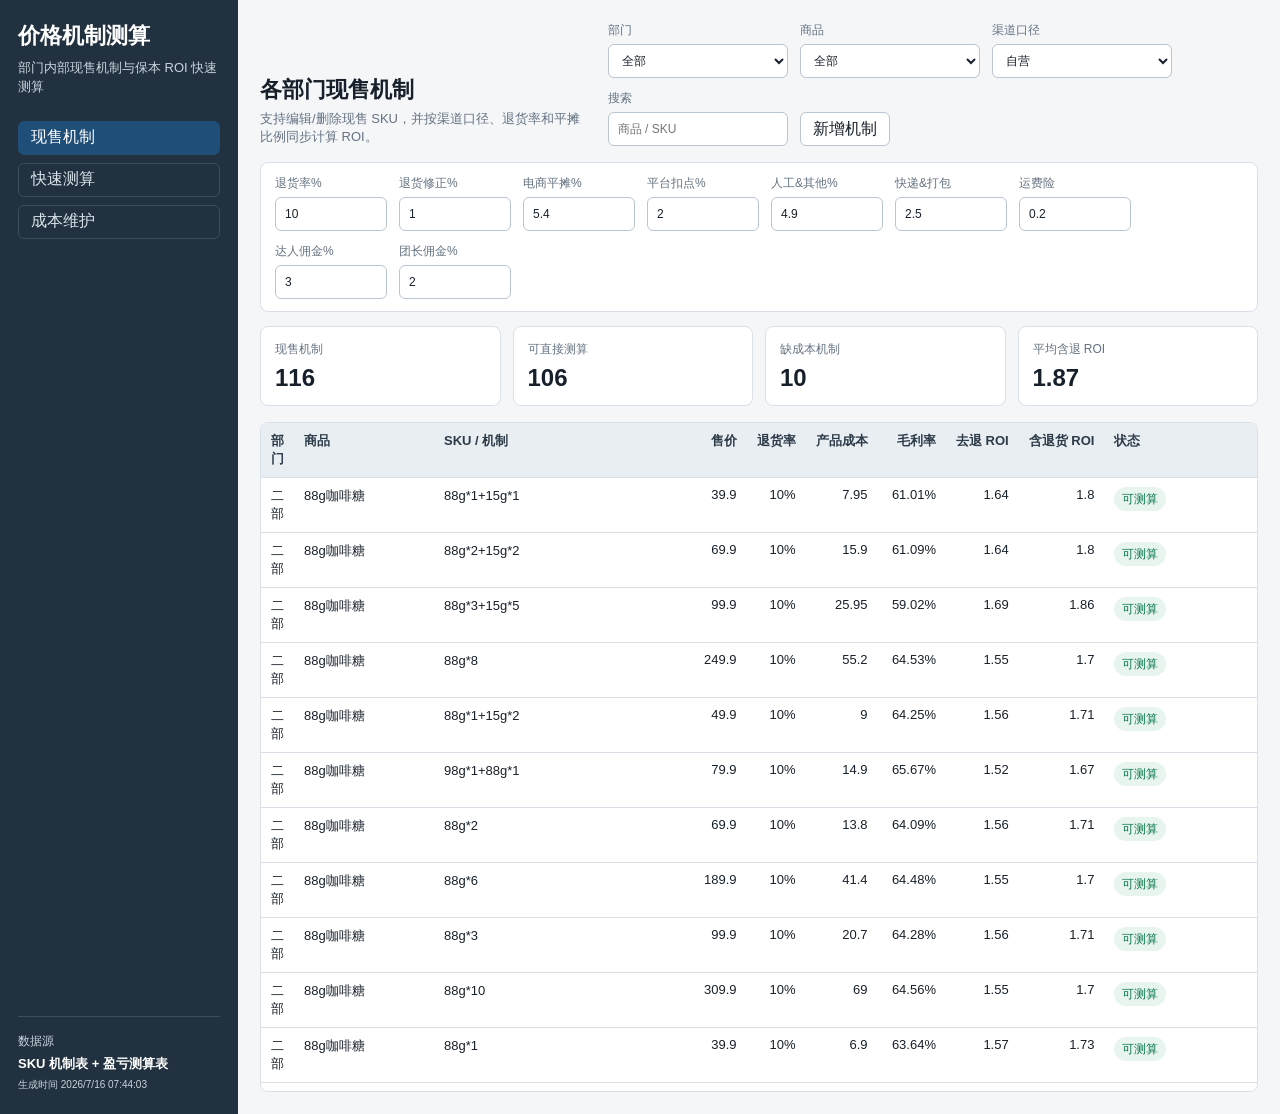
<file: docs/index.html>
<!doctype html>
<html lang="zh-CN">
  <head>
    <meta charset="UTF-8" />
    <meta name="viewport" content="width=device-width, initial-scale=1.0" />
    <title>部门价格机制 ROI 测算系统</title>
    <link rel="stylesheet" href="./public/styles.css" />
  </head>
  <body>
    <div class="app-shell">
      <aside class="sidebar">
        <div>
          <h1>价格机制测算</h1>
          <p>部门内部现售机制与保本 ROI 快速测算</p>
        </div>
        <nav class="nav-tabs" aria-label="视图切换">
          <button class="nav-tab active" data-view="overview">现售机制</button>
          <button class="nav-tab" data-view="calculator">快速测算</button>
          <button class="nav-tab" data-view="costs">成本维护</button>
        </nav>
        <div class="source-note">
          <span>数据源</span>
          <strong>SKU 机制表 + 盈亏测算表</strong>
          <small id="dataTime"></small>
        </div>
      </aside>

      <main class="workspace">
        <section id="overviewView" class="view active">
          <div class="toolbar">
            <div>
              <h2>各部门现售机制</h2>
              <p>支持编辑/删除现售 SKU，并按渠道口径、退货率和平摊比例同步计算 ROI。</p>
            </div>
            <div class="controls">
              <label>
                部门
                <select id="departmentFilter"></select>
              </label>
              <label>
                商品
                <select id="productFilter"></select>
              </label>
              <label>
                渠道口径
                <select id="overviewChannel">
                  <option value="self">自营</option>
                  <option value="influencer">达人带货</option>
                </select>
              </label>
              <label>
                搜索
                <input id="searchInput" type="search" placeholder="商品 / SKU" />
              </label>
              <button id="addSkuBtn" type="button">新增机制</button>
            </div>
          </div>

          <div class="panel overview-assumptions">
            <label>
              退货率%
              <input id="overviewRefundRate" type="number" step="0.1" />
            </label>
            <label>
              退货修正%
              <input id="overviewRefundCorrectionRate" type="number" step="0.1" />
            </label>
            <label>
              电商平摊%
              <input id="overviewShareRate" type="number" step="0.1" />
            </label>
            <label>
              平台扣点%
              <input id="overviewPlatformRate" type="number" step="0.1" />
            </label>
            <label>
              人工&其他%
              <input id="overviewLaborRate" type="number" step="0.1" />
            </label>
            <label>
              快递&打包
              <input id="overviewShippingCost" type="number" step="0.01" />
            </label>
            <label>
              运费险
              <input id="overviewFreightInsurance" type="number" step="0.01" />
            </label>
            <label>
              达人佣金%
              <input id="overviewInfluencerRate" type="number" step="0.1" />
            </label>
            <label>
              团长佣金%
              <input id="overviewLeaderRate" type="number" step="0.1" />
            </label>
          </div>

          <div class="metrics-grid">
            <div class="metric">
              <span>现售机制</span>
              <strong id="metricSkuCount">0</strong>
            </div>
            <div class="metric">
              <span>可直接测算</span>
              <strong id="metricCalculatedCount">0</strong>
            </div>
            <div class="metric">
              <span>缺成本机制</span>
              <strong id="metricMissingCount">0</strong>
            </div>
            <div class="metric">
              <span>平均含退 ROI</span>
              <strong id="metricAvgRoi">-</strong>
            </div>
          </div>

          <div class="table-wrap">
            <table>
              <thead>
                <tr>
                  <th>部门</th>
                  <th>商品</th>
                  <th>SKU / 机制</th>
                  <th class="num">售价</th>
                  <th class="num">退货率</th>
                  <th class="num">产品成本</th>
                  <th class="num">毛利率</th>
                  <th class="num">去退 ROI</th>
                  <th class="num">含退货 ROI</th>
                  <th>状态</th>
                  <th>操作</th>
                </tr>
              </thead>
              <tbody id="skuTableBody"></tbody>
            </table>
          </div>
        </section>

        <section id="calculatorView" class="view">
          <div class="toolbar">
            <div>
              <h2>快速盈亏测算</h2>
              <p>改售价、退货率、平摊比例或新增 SKU 组合后即时计算保本 ROI。</p>
            </div>
            <div class="controls wide-control">
              <label>
                套用已有机制
                <select id="scenarioSelect"></select>
              </label>
            </div>
          </div>

          <div class="calculator-grid">
            <section class="panel">
              <h3>机制输入</h3>
              <div class="form-grid">
                <label>
                  产品
                  <input id="calcProduct" type="text" placeholder="例如 98g咖啡糖" />
                </label>
                <label>
                  SKU 机制
                  <input id="calcSpec" type="text" placeholder="例如 88g*1+15.6g*4" />
                </label>
                <label>
                  渠道口径
                  <select id="calcChannel">
                    <option value="self">自营</option>
                    <option value="influencer">达人带货</option>
                  </select>
                </label>
                <label>
                  售价
                  <input id="calcPrice" type="number" step="0.01" />
                </label>
                <label>
                  退货率%
                  <input id="refundRate" type="number" step="0.1" />
                </label>
                <label>
                  退货修正%
                  <input id="refundCorrectionRate" type="number" step="0.1" />
                </label>
                <label>
                  快递&打包
                  <input id="shippingCost" type="number" step="0.01" />
                </label>
                <label>
                  运费险
                  <input id="freightInsurance" type="number" step="0.01" />
                </label>
                <label>
                  达人佣金%
                  <input id="influencerRate" type="number" step="0.1" />
                </label>
                <label>
                  团长佣金%
                  <input id="leaderRate" type="number" step="0.1" />
                </label>
                <label>
                  平台扣点%
                  <input id="platformRate" type="number" step="0.1" />
                </label>
                <label>
                  电商平摊%
                  <input id="shareRate" type="number" step="0.1" />
                </label>
                <label>
                  人工&其他%
                  <input id="laborRate" type="number" step="0.1" />
                </label>
              </div>
            </section>

            <section class="panel">
              <h3>SKU 成本拆解</h3>
              <div class="component-actions">
                <button id="parseSpecBtn" type="button">解析机制</button>
                <button id="addLineBtn" type="button">新增行</button>
              </div>
              <div class="component-list" id="componentList"></div>
            </section>
          </div>

          <div class="result-grid">
            <div class="result-card primary">
              <span>推广保本 ROI（去退）</span>
              <strong id="roiNetResult">-</strong>
            </div>
            <div class="result-card">
              <span>推广保本 ROI（含退货）</span>
              <strong id="roiRefundResult">-</strong>
            </div>
            <div class="result-card">
              <span>毛利率</span>
              <strong id="marginResult">-</strong>
            </div>
            <div class="result-card">
              <span>毛利</span>
              <strong id="profitResult">-</strong>
            </div>
            <div class="result-card">
              <span>总产品成本</span>
              <strong id="productCostResult">-</strong>
            </div>
            <div class="result-card">
              <span>发货成本</span>
              <strong id="deliveryCostResult">-</strong>
            </div>
          </div>

          <section class="panel comparison-panel">
            <h3>价格调整对比</h3>
            <div class="comparison-row">
              <label>
                原售价
                <input id="oldPrice" type="number" step="0.01" />
              </label>
              <label>
                新售价
                <input id="newPrice" type="number" step="0.01" />
              </label>
              <div class="compare-output" id="compareOutput"></div>
            </div>
          </section>
        </section>

        <section id="costsView" class="view">
          <div class="toolbar">
            <div>
              <h2>成本维护</h2>
              <p>按“产品 + 组件”维护成本；优先使用产品专属成本，通用成本只做兜底。</p>
            </div>
            <div class="controls">
              <button id="exportConfigBtn" type="button">导出配置</button>
              <label class="file-button">
                导入配置
                <input id="importConfigInput" type="file" accept="application/json,.json" />
              </label>
              <button id="resetCostsBtn" type="button">恢复表格成本</button>
            </div>
          </div>

          <div class="panel">
            <div class="cost-add-row">
              <label>
                产品
                <input id="newCostProduct" type="text" placeholder="例如 98g咖啡糖" list="productList" />
              </label>
              <label>
                组件
                <input id="newCostName" type="text" placeholder="例如 98g" />
              </label>
              <label>
                单件成本
                <input id="newCostValue" type="number" step="0.01" />
              </label>
              <button id="addCostBtn" type="button">添加/更新</button>
            </div>
            <datalist id="productList"></datalist>
            <div class="table-wrap compact">
              <table>
                <thead>
                  <tr>
                    <th>产品</th>
                    <th>组件</th>
                    <th class="num">单件成本</th>
                    <th>来源</th>
                  </tr>
                </thead>
                <tbody id="costTableBody"></tbody>
              </table>
            </div>
          </div>
        </section>
      </main>
    </div>

    <dialog id="skuDialog">
      <form method="dialog" class="dialog-card">
        <h3 id="skuDialogTitle">编辑机制</h3>
        <div class="form-grid dialog-grid">
          <label>
            部门
            <select id="editDepartment"></select>
          </label>
          <label>
            商品
            <input id="editProduct" type="text" list="productList" />
          </label>
          <label>
            SKU / 机制
            <input id="editSku" type="text" />
          </label>
          <label>
            售价
            <input id="editPrice" type="number" step="0.01" />
          </label>
          <label>
            单品退货率%
            <input id="editRefundRate" type="number" step="0.1" placeholder="留空使用全局" />
          </label>
        </div>
        <div class="dialog-actions">
          <button id="cancelSkuEditBtn" type="button">取消</button>
          <button id="saveSkuBtn" type="button">保存</button>
        </div>
      </form>
    </dialog>

    <script src="./public/app.js" type="module"></script>
  </body>
</html>
</file>
<file: docs/public/styles.css>
:root {
  color-scheme: light;
  --bg: #f4f6f8;
  --panel: #ffffff;
  --ink: #17202a;
  --muted: #657282;
  --line: #d9e0e7;
  --line-strong: #b9c5d1;
  --brand: #1f4e78;
  --brand-ink: #ffffff;
  --accent: #0f8b8d;
  --warn: #b45309;
  --bad: #b42318;
  --good: #067647;
  --soft: #eef6f7;
  font-family: "Microsoft YaHei", "Segoe UI", Arial, sans-serif;
}

* {
  box-sizing: border-box;
}

body {
  margin: 0;
  background: var(--bg);
  color: var(--ink);
}

button,
input,
select {
  font: inherit;
}

button {
  border: 1px solid var(--line-strong);
  background: #ffffff;
  color: var(--ink);
  min-height: 34px;
  border-radius: 6px;
  padding: 0 12px;
  cursor: pointer;
}

button:hover {
  border-color: var(--brand);
}

.file-button {
  min-height: 34px;
  border: 1px solid var(--line-strong);
  background: #ffffff;
  color: var(--ink);
  border-radius: 6px;
  padding: 0 12px;
  cursor: pointer;
  display: inline-flex;
  align-items: center;
  justify-content: center;
  font-size: 13px;
}

.file-button input {
  display: none;
}

.app-shell {
  min-height: 100vh;
  display: grid;
  grid-template-columns: 238px minmax(0, 1fr);
}

.sidebar {
  background: #21313f;
  color: #ffffff;
  padding: 22px 18px;
  display: flex;
  flex-direction: column;
  gap: 24px;
}

.sidebar h1 {
  margin: 0 0 8px;
  font-size: 22px;
  line-height: 1.25;
}

.sidebar p {
  margin: 0;
  color: #c9d3dd;
  font-size: 13px;
  line-height: 1.5;
}

.nav-tabs {
  display: grid;
  gap: 8px;
}

.nav-tab {
  justify-content: flex-start;
  text-align: left;
  color: #dce5ed;
  background: transparent;
  border-color: #3c4d5b;
}

.nav-tab.active {
  color: #ffffff;
  background: var(--brand);
  border-color: var(--brand);
}

.source-note {
  margin-top: auto;
  border-top: 1px solid #3c4d5b;
  padding-top: 16px;
  display: grid;
  gap: 5px;
  font-size: 12px;
  color: #c9d3dd;
}

.source-note strong {
  color: #ffffff;
  font-size: 13px;
}

.workspace {
  min-width: 0;
  padding: 22px;
}

.view {
  display: none;
}

.view.active {
  display: block;
}

.toolbar {
  display: flex;
  justify-content: space-between;
  gap: 16px;
  align-items: flex-end;
  margin-bottom: 16px;
}

.toolbar h2 {
  margin: 0 0 5px;
  font-size: 22px;
}

.toolbar p {
  margin: 0;
  color: var(--muted);
  font-size: 13px;
}

.controls,
.form-grid,
.cost-add-row,
.comparison-row,
.overview-assumptions {
  display: flex;
  gap: 12px;
  align-items: flex-end;
  flex-wrap: wrap;
}

.wide-control {
  min-width: min(460px, 100%);
}

label {
  display: grid;
  gap: 5px;
  color: var(--muted);
  font-size: 12px;
}

input,
select {
  min-height: 34px;
  border: 1px solid var(--line-strong);
  border-radius: 6px;
  background: #ffffff;
  padding: 6px 9px;
  color: var(--ink);
}

input:focus,
select:focus {
  outline: 2px solid #b8dbe0;
  border-color: var(--accent);
}

.controls input,
.controls select,
.wide-control select {
  min-width: 180px;
}

.metrics-grid,
.result-grid {
  display: grid;
  grid-template-columns: repeat(4, minmax(0, 1fr));
  gap: 12px;
  margin-bottom: 16px;
}

.metric,
.result-card,
.panel {
  background: var(--panel);
  border: 1px solid var(--line);
  border-radius: 8px;
}

.metric,
.result-card {
  min-height: 78px;
  padding: 14px;
  display: grid;
  align-content: center;
  gap: 7px;
}

.metric span,
.result-card span {
  color: var(--muted);
  font-size: 12px;
}

.metric strong,
.result-card strong {
  font-size: 24px;
  line-height: 1.1;
}

.result-card.primary {
  border-color: #8bc3c6;
  background: var(--soft);
}

.table-wrap {
  background: var(--panel);
  border: 1px solid var(--line);
  border-radius: 8px;
  overflow: auto;
  max-height: calc(100vh - 230px);
}

.table-wrap.compact {
  max-height: calc(100vh - 190px);
}

table {
  width: 100%;
  border-collapse: collapse;
  min-width: 1220px;
}

th,
td {
  padding: 9px 10px;
  border-bottom: 1px solid var(--line);
  vertical-align: top;
  font-size: 13px;
}

th {
  position: sticky;
  top: 0;
  z-index: 1;
  background: #e9eef3;
  color: #2d3b48;
  text-align: left;
  font-weight: 700;
}

td.num,
th.num {
  text-align: right;
  white-space: nowrap;
}

tbody tr:hover {
  background: #f7fafb;
}

.sku-cell {
  min-width: 260px;
  max-width: 420px;
  line-height: 1.45;
}

.product-cell {
  min-width: 140px;
  max-width: 230px;
}

.status {
  display: inline-flex;
  align-items: center;
  min-height: 24px;
  padding: 3px 8px;
  border-radius: 999px;
  font-size: 12px;
  white-space: nowrap;
}

.status.ok {
  color: var(--good);
  background: #e8f5ef;
}

.status.warn {
  color: var(--warn);
  background: #fff4e5;
}

.status.bad {
  color: var(--bad);
  background: #fdecec;
}

.calculator-grid {
  display: grid;
  grid-template-columns: minmax(0, 1fr) minmax(420px, 0.9fr);
  gap: 14px;
  margin-bottom: 14px;
}

.panel {
  padding: 16px;
}

.panel h3 {
  margin: 0 0 13px;
  font-size: 16px;
}

.form-grid {
  display: grid;
  grid-template-columns: repeat(3, minmax(0, 1fr));
}

.form-grid label:first-child {
  grid-column: span 3;
}

.form-grid input {
  width: 100%;
}

.component-actions {
  display: flex;
  gap: 8px;
  margin-bottom: 10px;
}

.component-list {
  display: grid;
  gap: 8px;
}

.component-row {
  display: grid;
  grid-template-columns: minmax(120px, 1fr) 86px 94px 28px;
  gap: 8px;
  align-items: end;
}

.component-row button {
  min-width: 28px;
  padding: 0;
}

.component-row input,
.component-row select {
  width: 100%;
}

.comparison-panel {
  margin-top: 14px;
}

.compare-output {
  display: flex;
  gap: 10px;
  flex-wrap: wrap;
  min-height: 34px;
  align-items: center;
}

.compare-pill {
  border: 1px solid var(--line);
  background: #f7fafb;
  border-radius: 999px;
  padding: 6px 10px;
  font-size: 13px;
}

.cost-add-row {
  margin-bottom: 14px;
}

.cost-add-row input {
  min-width: 160px;
}

.overview-assumptions {
  margin-bottom: 14px;
  padding: 12px 14px;
}

.overview-assumptions input,
.overview-assumptions select {
  width: 112px;
}

.actions-cell {
  white-space: nowrap;
  min-width: 112px;
}

.actions-cell button {
  min-height: 28px;
  padding: 0 8px;
  margin-right: 5px;
}

dialog {
  border: 0;
  border-radius: 8px;
  padding: 0;
  width: min(760px, calc(100vw - 28px));
  box-shadow: 0 24px 80px rgba(23, 32, 42, 0.24);
}

dialog::backdrop {
  background: rgba(23, 32, 42, 0.38);
}

.dialog-card {
  padding: 18px;
  background: #ffffff;
}

.dialog-card h3 {
  margin: 0 0 14px;
  font-size: 18px;
}

.dialog-grid {
  grid-template-columns: repeat(2, minmax(0, 1fr));
}

.dialog-grid label:nth-child(3) {
  grid-column: span 2;
}

.dialog-actions {
  margin-top: 16px;
  display: flex;
  justify-content: flex-end;
  gap: 8px;
}

.dialog-actions button:last-child {
  color: #ffffff;
  background: var(--brand);
  border-color: var(--brand);
}

.muted {
  color: var(--muted);
}

.negative {
  color: var(--bad);
}

.positive {
  color: var(--good);
}

@media (max-width: 1080px) {
  .app-shell {
    grid-template-columns: 1fr;
  }

  .sidebar {
    position: static;
  }

  .nav-tabs {
    grid-template-columns: repeat(3, 1fr);
  }

  .calculator-grid,
  .metrics-grid,
  .result-grid {
    grid-template-columns: 1fr 1fr;
  }
}

@media (max-width: 720px) {
  .workspace {
    padding: 14px;
  }

  .toolbar {
    align-items: stretch;
    flex-direction: column;
  }

  .form-grid,
  .calculator-grid,
  .metrics-grid,
  .result-grid {
    grid-template-columns: 1fr;
  }

  .form-grid label:first-child {
    grid-column: auto;
  }
}
</file>
<file: public/styles.css>
:root {
  color-scheme: light;
  --bg: #f4f6f8;
  --panel: #ffffff;
  --ink: #17202a;
  --muted: #657282;
  --line: #d9e0e7;
  --line-strong: #b9c5d1;
  --brand: #1f4e78;
  --brand-ink: #ffffff;
  --accent: #0f8b8d;
  --warn: #b45309;
  --bad: #b42318;
  --good: #067647;
  --soft: #eef6f7;
  font-family: "Microsoft YaHei", "Segoe UI", Arial, sans-serif;
}

* {
  box-sizing: border-box;
}

body {
  margin: 0;
  background: var(--bg);
  color: var(--ink);
}

button,
input,
select {
  font: inherit;
}

button {
  border: 1px solid var(--line-strong);
  background: #ffffff;
  color: var(--ink);
  min-height: 34px;
  border-radius: 6px;
  padding: 0 12px;
  cursor: pointer;
}

button:hover {
  border-color: var(--brand);
}

.file-button {
  min-height: 34px;
  border: 1px solid var(--line-strong);
  background: #ffffff;
  color: var(--ink);
  border-radius: 6px;
  padding: 0 12px;
  cursor: pointer;
  display: inline-flex;
  align-items: center;
  justify-content: center;
  font-size: 13px;
}

.file-button input {
  display: none;
}

.app-shell {
  min-height: 100vh;
  display: grid;
  grid-template-columns: 238px minmax(0, 1fr);
}

.sidebar {
  background: #21313f;
  color: #ffffff;
  padding: 22px 18px;
  display: flex;
  flex-direction: column;
  gap: 24px;
}

.sidebar h1 {
  margin: 0 0 8px;
  font-size: 22px;
  line-height: 1.25;
}

.sidebar p {
  margin: 0;
  color: #c9d3dd;
  font-size: 13px;
  line-height: 1.5;
}

.nav-tabs {
  display: grid;
  gap: 8px;
}

.nav-tab {
  justify-content: flex-start;
  text-align: left;
  color: #dce5ed;
  background: transparent;
  border-color: #3c4d5b;
}

.nav-tab.active {
  color: #ffffff;
  background: var(--brand);
  border-color: var(--brand);
}

.source-note {
  margin-top: auto;
  border-top: 1px solid #3c4d5b;
  padding-top: 16px;
  display: grid;
  gap: 5px;
  font-size: 12px;
  color: #c9d3dd;
}

.source-note strong {
  color: #ffffff;
  font-size: 13px;
}

.workspace {
  min-width: 0;
  padding: 22px;
}

.view {
  display: none;
}

.view.active {
  display: block;
}

.toolbar {
  display: flex;
  justify-content: space-between;
  gap: 16px;
  align-items: flex-end;
  margin-bottom: 16px;
}

.toolbar h2 {
  margin: 0 0 5px;
  font-size: 22px;
}

.toolbar p {
  margin: 0;
  color: var(--muted);
  font-size: 13px;
}

.controls,
.form-grid,
.cost-add-row,
.comparison-row,
.overview-assumptions {
  display: flex;
  gap: 12px;
  align-items: flex-end;
  flex-wrap: wrap;
}

.wide-control {
  min-width: min(460px, 100%);
}

label {
  display: grid;
  gap: 5px;
  color: var(--muted);
  font-size: 12px;
}

input,
select {
  min-height: 34px;
  border: 1px solid var(--line-strong);
  border-radius: 6px;
  background: #ffffff;
  padding: 6px 9px;
  color: var(--ink);
}

input:focus,
select:focus {
  outline: 2px solid #b8dbe0;
  border-color: var(--accent);
}

.controls input,
.controls select,
.wide-control select {
  min-width: 180px;
}

.metrics-grid,
.result-grid {
  display: grid;
  grid-template-columns: repeat(4, minmax(0, 1fr));
  gap: 12px;
  margin-bottom: 16px;
}

.metric,
.result-card,
.panel {
  background: var(--panel);
  border: 1px solid var(--line);
  border-radius: 8px;
}

.metric,
.result-card {
  min-height: 78px;
  padding: 14px;
  display: grid;
  align-content: center;
  gap: 7px;
}

.metric span,
.result-card span {
  color: var(--muted);
  font-size: 12px;
}

.metric strong,
.result-card strong {
  font-size: 24px;
  line-height: 1.1;
}

.result-card.primary {
  border-color: #8bc3c6;
  background: var(--soft);
}

.table-wrap {
  background: var(--panel);
  border: 1px solid var(--line);
  border-radius: 8px;
  overflow: auto;
  max-height: calc(100vh - 230px);
}

.table-wrap.compact {
  max-height: calc(100vh - 190px);
}

table {
  width: 100%;
  border-collapse: collapse;
  min-width: 1220px;
}

th,
td {
  padding: 9px 10px;
  border-bottom: 1px solid var(--line);
  vertical-align: top;
  font-size: 13px;
}

th {
  position: sticky;
  top: 0;
  z-index: 1;
  background: #e9eef3;
  color: #2d3b48;
  text-align: left;
  font-weight: 700;
}

td.num,
th.num {
  text-align: right;
  white-space: nowrap;
}

tbody tr:hover {
  background: #f7fafb;
}

.sku-cell {
  min-width: 260px;
  max-width: 420px;
  line-height: 1.45;
}

.product-cell {
  min-width: 140px;
  max-width: 230px;
}

.status {
  display: inline-flex;
  align-items: center;
  min-height: 24px;
  padding: 3px 8px;
  border-radius: 999px;
  font-size: 12px;
  white-space: nowrap;
}

.status.ok {
  color: var(--good);
  background: #e8f5ef;
}

.status.warn {
  color: var(--warn);
  background: #fff4e5;
}

.status.bad {
  color: var(--bad);
  background: #fdecec;
}

.calculator-grid {
  display: grid;
  grid-template-columns: minmax(0, 1fr) minmax(420px, 0.9fr);
  gap: 14px;
  margin-bottom: 14px;
}

.panel {
  padding: 16px;
}

.panel h3 {
  margin: 0 0 13px;
  font-size: 16px;
}

.form-grid {
  display: grid;
  grid-template-columns: repeat(3, minmax(0, 1fr));
}

.form-grid label:first-child {
  grid-column: span 3;
}

.form-grid input {
  width: 100%;
}

.component-actions {
  display: flex;
  gap: 8px;
  margin-bottom: 10px;
}

.component-list {
  display: grid;
  gap: 8px;
}

.component-row {
  display: grid;
  grid-template-columns: minmax(120px, 1fr) 86px 94px 28px;
  gap: 8px;
  align-items: end;
}

.component-row button {
  min-width: 28px;
  padding: 0;
}

.component-row input,
.component-row select {
  width: 100%;
}

.comparison-panel {
  margin-top: 14px;
}

.compare-output {
  display: flex;
  gap: 10px;
  flex-wrap: wrap;
  min-height: 34px;
  align-items: center;
}

.compare-pill {
  border: 1px solid var(--line);
  background: #f7fafb;
  border-radius: 999px;
  padding: 6px 10px;
  font-size: 13px;
}

.cost-add-row {
  margin-bottom: 14px;
}

.cost-add-row input {
  min-width: 160px;
}

.overview-assumptions {
  margin-bottom: 14px;
  padding: 12px 14px;
}

.overview-assumptions input,
.overview-assumptions select {
  width: 112px;
}

.actions-cell {
  white-space: nowrap;
  min-width: 112px;
}

.actions-cell button {
  min-height: 28px;
  padding: 0 8px;
  margin-right: 5px;
}

dialog {
  border: 0;
  border-radius: 8px;
  padding: 0;
  width: min(760px, calc(100vw - 28px));
  box-shadow: 0 24px 80px rgba(23, 32, 42, 0.24);
}

dialog::backdrop {
  background: rgba(23, 32, 42, 0.38);
}

.dialog-card {
  padding: 18px;
  background: #ffffff;
}

.dialog-card h3 {
  margin: 0 0 14px;
  font-size: 18px;
}

.dialog-grid {
  grid-template-columns: repeat(2, minmax(0, 1fr));
}

.dialog-grid label:nth-child(3) {
  grid-column: span 2;
}

.dialog-actions {
  margin-top: 16px;
  display: flex;
  justify-content: flex-end;
  gap: 8px;
}

.dialog-actions button:last-child {
  color: #ffffff;
  background: var(--brand);
  border-color: var(--brand);
}

.muted {
  color: var(--muted);
}

.negative {
  color: var(--bad);
}

.positive {
  color: var(--good);
}

@media (max-width: 1080px) {
  .app-shell {
    grid-template-columns: 1fr;
  }

  .sidebar {
    position: static;
  }

  .nav-tabs {
    grid-template-columns: repeat(3, 1fr);
  }

  .calculator-grid,
  .metrics-grid,
  .result-grid {
    grid-template-columns: 1fr 1fr;
  }
}

@media (max-width: 720px) {
  .workspace {
    padding: 14px;
  }

  .toolbar {
    align-items: stretch;
    flex-direction: column;
  }

  .form-grid,
  .calculator-grid,
  .metrics-grid,
  .result-grid {
    grid-template-columns: 1fr;
  }

  .form-grid label:first-child {
    grid-column: auto;
  }
}
</file>
